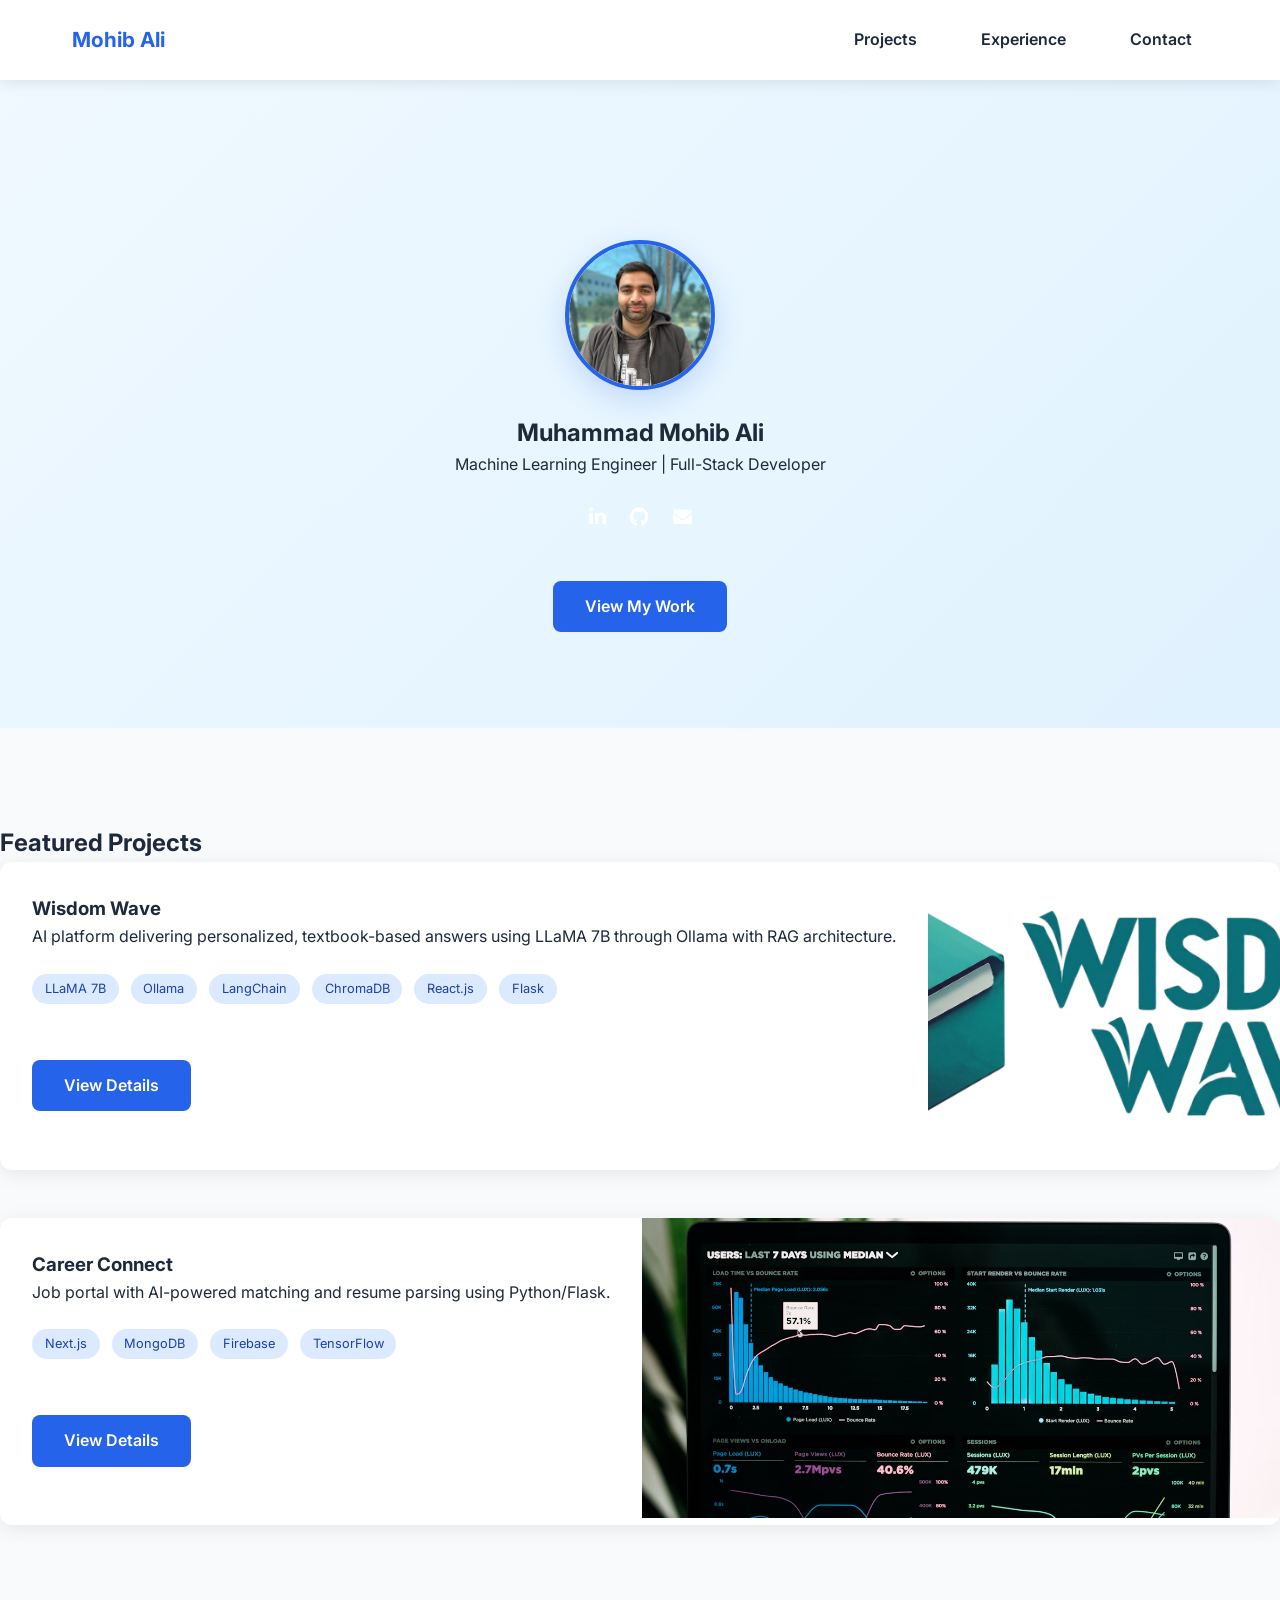
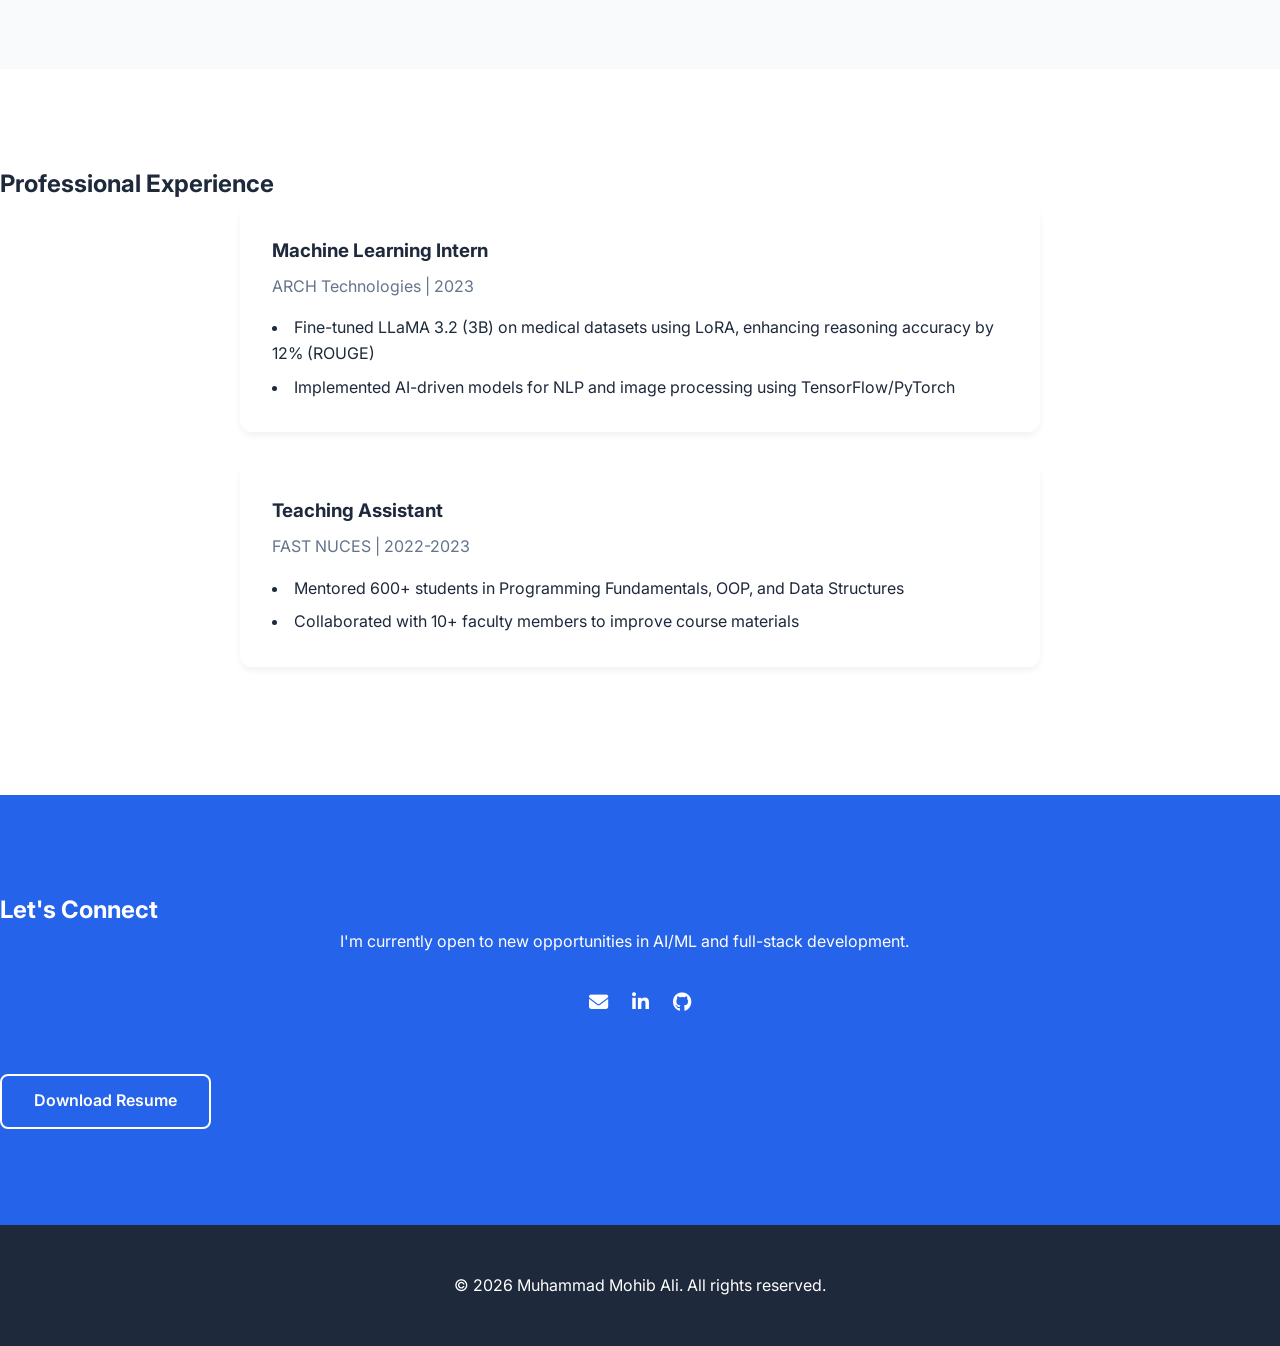
<file: index.html>
<!DOCTYPE html>
<html lang="en">
<head>
    <meta charset="UTF-8">
    <meta name="viewport" content="width=device-width, initial-scale=1.0">
    <title>Muhammad Mohib Ali | ML Engineer & Full-Stack Developer</title>
    <link rel="stylesheet" href="https://cdnjs.cloudflare.com/ajax/libs/font-awesome/6.4.0/css/all.min.css">
    <link rel="preconnect" href="https://fonts.googleapis.com">
    <link rel="preconnect" href="https://fonts.gstatic.com" crossorigin>
    <link href="https://fonts.googleapis.com/css2?family=Inter:wght@400;500;600;700&display=swap" rel="stylesheet">
    <style>
        :root {
            --primary: #2563eb;
            --primary-dark: #1d4ed8;
            --dark: #1e293b;
            --light: #f8fafc;
            --gray: #64748b;
            --light-gray: #e2e8f0;
        }
        * {
            margin: 0;
            padding: 0;
            box-sizing: border-box;
        }
        body {
            font-family: 'Inter', sans-serif;
            line-height: 1.6;
            color: var(--dark);
            background: white;
        }
        /* Navigation */
        .navbar {
            background: white;
            box-shadow: 0 2px 15px rgba(0, 0, 0, 0.1);
            position: fixed;
            width: 100%;
            z-index: 1000;
            padding: 1.2rem 0;
        }
        .nav-container {
            display: flex;
            justify-content: space-between;
            align-items: center;
            max-width: 1200px;
            margin: 0 auto;
            padding: 0 2rem;
        }
        .logo {
            font-weight: 700;
            font-size: 1.3rem;
            color: var(--primary);
            text-decoration: none;
        }
        .nav-links {
            display: flex;
            gap: 2rem;
        }
        .nav-links a {
            color: var(--dark);
            text-decoration: none;
            font-weight: 600;
            font-size: 1rem;
            transition: all 0.3s;
            padding: 0.5rem 1rem;
            border-radius: 8px;
        }
        .nav-links a:hover {
            color: var(--primary);
            background: rgba(37, 99, 235, 0.1);
        }
        /* Hero Section */
        .hero {
            background: linear-gradient(135deg, #f0f9ff, #e0f2fe);
            padding: 15rem 0 6rem;
            text-align: center;
        }
        .profile-photo {
            width: 150px;
            height: 150px;
            border-radius: 50%;
            object-fit: cover;
            border: 4px solid var(--primary);
            margin: 0 auto 1.5rem;
            display: block;
            box-shadow: 0 10px 30px rgba(37, 99, 235, 0.2);
        }
        /* Buttons */
        .btn {
            display: inline-block;
            background: var(--primary);
            color: white;
            padding: 0.8rem 2rem;
            border-radius: 8px;
            text-decoration: none;
            font-weight: 600;
            transition: all 0.3s;
            margin-top: 1.5rem;
        }
        .btn:hover {
            background: var(--primary-dark);
            transform: translateY(-3px);
            box-shadow: 0 10px 20px rgba(37, 99, 235, 0.3);
        }
        /* Projects */
        .project-card {
            background: white;
            border-radius: 12px;
            overflow: hidden;
            box-shadow: 0 4px 20px rgba(0, 0, 0, 0.08);
            transition: all 0.3s;
            margin-bottom: 3rem;
        }
        .project-card:hover {
            transform: translateY(-10px);
            box-shadow: 0 15px 30px rgba(0, 0, 0, 0.12);
        }
        .project-image {
            width: 100%;
            height: 300px;
            object-fit: cover;
        }
        .project-content {
            padding: 2rem;
        }
        .tech-tag {
            display: inline-block;
            background: #dbeafe;
            color: #1e40af;
            padding: 0.3rem 0.8rem;
            border-radius: 50px;
            font-size: 0.8rem;
            margin-right: 0.5rem;
            margin-bottom: 0.5rem;
        }
        /* Sections */
        .section {
            padding: 6rem 0;
        }
        .section-light {
            background: var(--light);
        }
        /* Experience */
        .experience-item {
            background: white;
            border-radius: 12px;
            padding: 2rem;
            box-shadow: 0 4px 6px rgba(0, 0, 0, 0.05);
            margin-bottom: 2rem;
        }
        /* Footer */
        footer {
            background: var(--dark);
            color: white;
            text-align: center;
            padding: 3rem 0;
        }
        .social-links {
            display: flex;
            justify-content: center;
            gap: 1.5rem;
            margin: 1.5rem 0;
        }
        .social-links a {
            color: white;
            font-size: 1.2rem;
            transition: all 0.3s;
        }
        .social-links a:hover {
            color: var(--primary);
        }
        /* Responsive */
        @media (max-width: 768px) {
            .nav-container {
                flex-direction: column;
                gap: 1rem;
            }
            .hero {
                padding: 12rem 0 4rem;
            }
            .section {
                padding: 4rem 0;
            }
            h1 { font-size: 2.2rem; }
            h2 { font-size: 1.8rem; }
        }
    </style>
</head>
<body>
    <!-- Navigation -->
    <header class="navbar">
        <div class="nav-container">
            <a href="#" class="logo">Mohib Ali</a>
            <div class="nav-links">
                <a href="#projects">Projects</a>
                <a href="#experience">Experience</a>
                <a href="#contact">Contact</a>
            </div>
        </div>
    </header>

    <!-- Hero Section -->
    <section class="hero">
        <div class="container">
            <img src="assets/images/profile.jpg" alt="Muhammad Mohib Ali" class="profile-photo">
            <h1>Muhammad Mohib Ali</h1>
            <p>Machine Learning Engineer | Full-Stack Developer</p>
            <div class="social-links">
                <a href="https://linkedin.com/in/muhammadmohibali082" target="_blank"><i class="fab fa-linkedin-in"></i></a>
                <a href="https://github.com/mohibali082" target="_blank"><i class="fab fa-github"></i></a>
                <a href="mailto:mohibali082@gmail.com"><i class="fas fa-envelope"></i></a>
            </div>
            <a href="#projects" class="btn">View My Work</a>
        </div>
    </section>

    <!-- Projects Section -->
    <section id="projects" class="section section-light">
        <div class="container">
            <h2 class="text-center">Featured Projects</h2>
            
            <!-- Project 1 -->
            <div class="project-card">
                <div style="display: flex; flex-wrap: wrap;">
                    <div class="project-content">
                        <h3>Wisdom Wave</h3>
                        <p>AI platform delivering personalized, textbook-based answers using LLaMA 7B through Ollama with RAG architecture.</p>
                        <div style="margin: 1.5rem 0;">
                            <span class="tech-tag">LLaMA 7B</span>
                            <span class="tech-tag">Ollama</span>
                            <span class="tech-tag">LangChain</span>
                            <span class="tech-tag">ChromaDB</span>
                            <span class="tech-tag">React.js</span>
                            <span class="tech-tag">Flask</span>
                        </div>
                        <a href="projects/wisdom-wave.html" class="btn">View Details</a>
                    </div>
                    <div style="flex: 1; min-width: 300px;">
                        <img src="assets/images/wisdom-wave.jpg" alt="Wisdom Wave" class="project-image">
                    </div>
                </div>
            </div>

            <!-- Project 2 -->
            <div class="project-card">
                <div style="display: flex; flex-wrap: wrap-reverse;">
                    <div class="project-content">
                        <h3>Career Connect</h3>
                        <p>Job portal with AI-powered matching and resume parsing using Python/Flask.</p>
                        <div style="margin: 1.5rem 0;">
                            <span class="tech-tag">Next.js</span>
                            <span class="tech-tag">MongoDB</span>
                            <span class="tech-tag">Firebase</span>
                            <span class="tech-tag">TensorFlow</span>
                        </div>
                        <a href="projects/career-connect.html" class="btn">View Details</a>
                    </div>
                    <div style="flex: 1; min-width: 300px;">
                        <img src="assets/images/career-connect.jpg" alt="Career Connect" class="project-image">
                    </div>
                </div>
            </div>
        </div>
    </section>

    <!-- Experience Section -->
    <section id="experience" class="section">
        <div class="container">
            <h2 class="text-center">Professional Experience</h2>
            
            <div style="max-width: 800px; margin: 0 auto;">
                <div class="experience-item">
                    <h3>Machine Learning Intern</h3>
                    <p style="color: var(--gray); margin: 0.5rem 0 1rem;">ARCH Technologies | 2023</p>
                    <ul style="list-style-position: inside;">
                        <li style="margin-bottom: 0.5rem;">Fine-tuned LLaMA 3.2 (3B) on medical datasets using LoRA, enhancing reasoning accuracy by 12% (ROUGE)</li>
                        <li>Implemented AI-driven models for NLP and image processing using TensorFlow/PyTorch</li>
                    </ul>
                </div>
                
                <div class="experience-item">
                    <h3>Teaching Assistant</h3>
                    <p style="color: var(--gray); margin: 0.5rem 0 1rem;">FAST NUCES | 2022-2023</p>
                    <ul style="list-style-position: inside;">
                        <li style="margin-bottom: 0.5rem;">Mentored 600+ students in Programming Fundamentals, OOP, and Data Structures</li>
                        <li>Collaborated with 10+ faculty members to improve course materials</li>
                    </ul>
                </div>
            </div>
        </div>
    </section>

    <!-- Contact Section -->
    <section id="contact" class="section" style="background: var(--primary); color: white;">
        <div class="container">
            <h2 class="text-center">Let's Connect</h2>
            <p class="text-center" style="max-width: 600px; margin: 0 auto 2rem;">I'm currently open to new opportunities in AI/ML and full-stack development.</p>
            <div class="social-links">
                <a href="mailto:mohibali082@gmail.com"><i class="fas fa-envelope"></i></a>
                <a href="https://linkedin.com/in/muhammadmohibali082" target="_blank"><i class="fab fa-linkedin-in"></i></a>
                <a href="https://github.com/mohibali082" target="_blank"><i class="fab fa-github"></i></a>
            </div>
            <div class="text-center" style="margin-top: 2rem;">
                <a href="resume.pdf" download class="btn" style="border: 2px solid white; background: transparent; color: white;">Download Resume</a>
            </div>
        </div>
    </section>

    <footer>
        <p>© <span class="year">2024</span> Muhammad Mohib Ali. All rights reserved.</p>
    </footer>

    <script>
        // Dynamic year in footer
        document.querySelector('.year').textContent = new Date().getFullYear();
        
        // Smooth scrolling for anchor links
        document.querySelectorAll('a[href^="#"]').forEach(anchor => {
            anchor.addEventListener('click', function(e) {
                e.preventDefault();
                document.querySelector(this.getAttribute('href')).scrollIntoView({
                    behavior: 'smooth'
                });
            });
        });
    </script>
</body>
</html>
</file>
